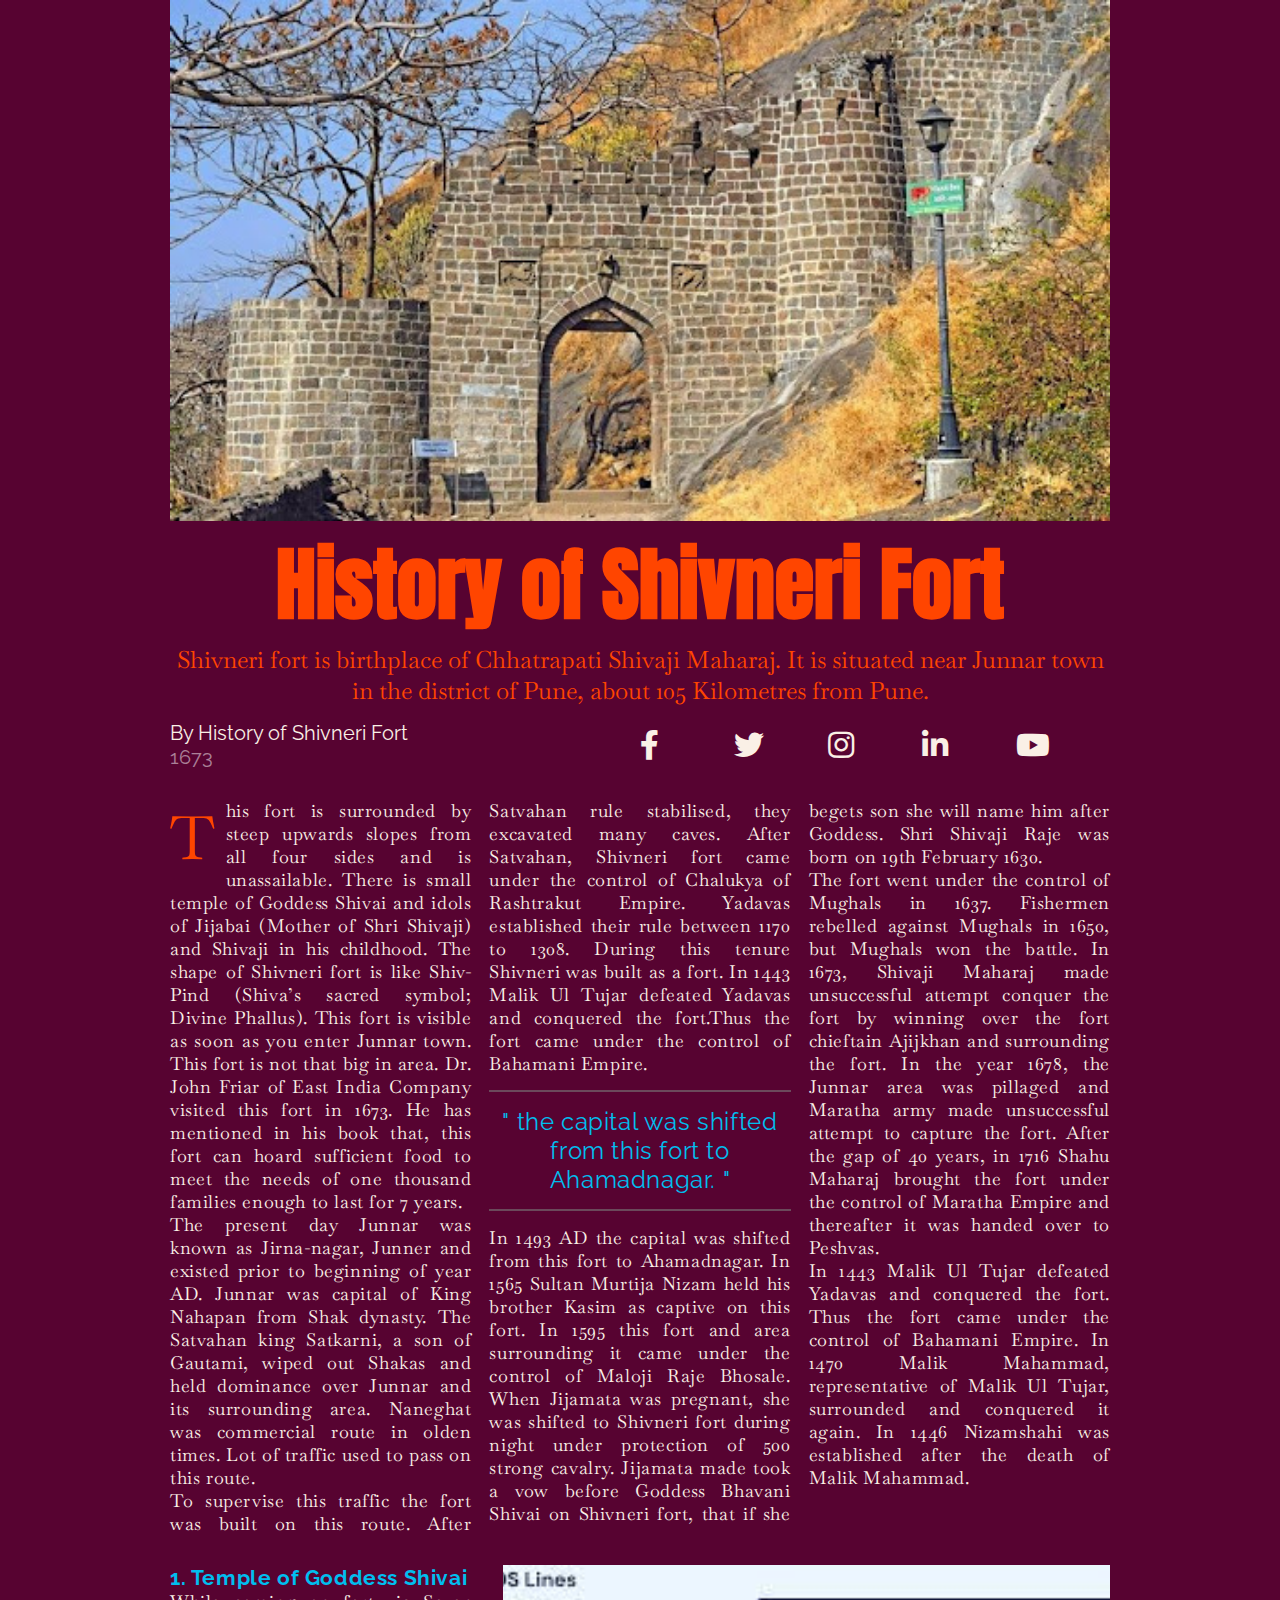
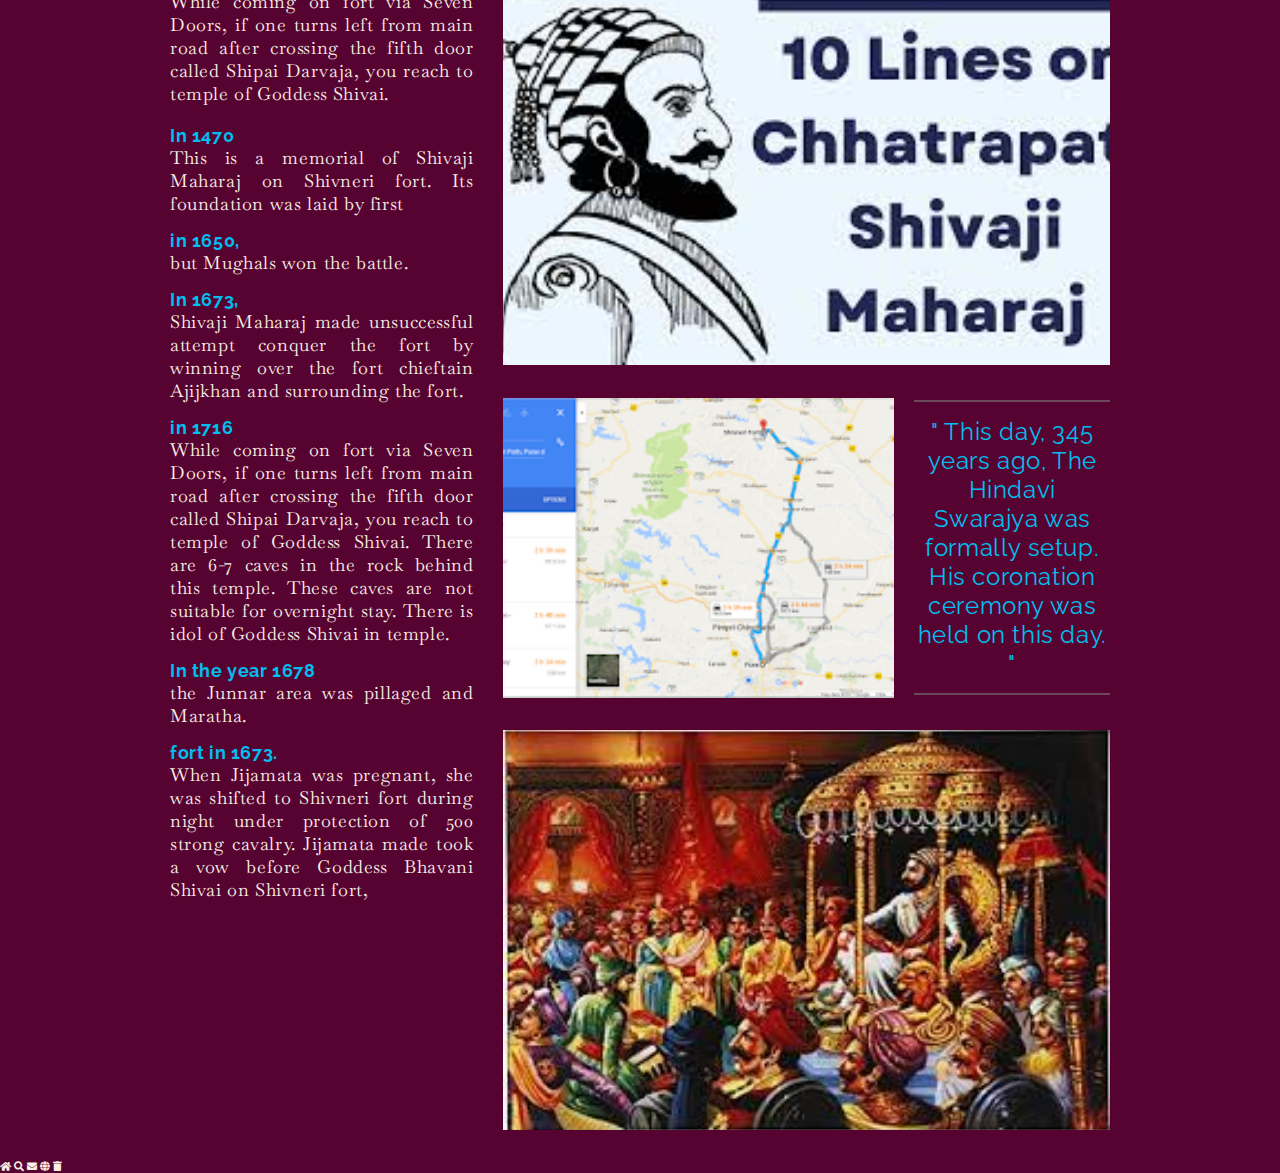
<file: github folder/index.html>
<!DOCTYPE html>
<html lang="en">
  <head>
    <meta charset="UTF-8" />
    <meta name="viewport" content="width=device-width, initial-scale=1.0" />
    <title>Magazine</title>
    <link rel="stylesheet" href="index.css">
    <link
      href="https://fonts.googleapis.com/css?family=Anton%7CBaskervville%7CRaleway&display=swap"
      rel="stylesheet"
    />
    <link
      rel="stylesheet"
      href="https://use.fontawesome.com/releases/v5.8.2/css/all.css"
    />
    
  </head>
  <body>
    <main>
      <section class="heading">
        <header class="hero">
          <img
            src="shivaneri.jpg"
            alt="shivaneri killa"
            loading="lazy"
            class="hero-img"
          />
          <h1 class="hero-title">History of Shivneri Fort</h1>
          <p class="hero-subtitle">
            Shivneri fort is birthplace of Chhatrapati Shivaji Maharaj. It is situated near Junnar
             town in the district of Pune, about 105 Kilometres from Pune.
          </p>
        </header>
        <div class="author">
          <p class="author-name">
            By
            <a href="https://freecodecamp.org" target="_blank" rel="noreferrer"
              >History of Shivneri Fort</a
            >
          </p>
          <p class="publish-date"> 1673</p>
        </div>
        <div class="social-icons">
          <a href="https://www.hindujagruti.org/history/40081.html">
            <i class="fab fa-facebook-f"></i>
          </a>
          <a href="https://www.hindujagruti.org/history/40083.html">
            <i class="fab fa-twitter"></i>
          </a>
          <a href="https://www.hindujagruti.org/history/40075.html">
            <i class="fab fa-instagram"></i>
          </a>
          <a href="https://www.hindujagruti.org/history/40077.html">
            <i class="fab fa-linkedin-in"></i>
          </a>
          <a href="https://www.hindujagruti.org/history/40073.html">
            <i class="fab fa-youtube"></i>
          </a>
        </div>
      </section>
      <section class="text">
        <p class="first-paragraph">
          This fort is surrounded by steep upwards slopes from all four sides
          and is unassailable. There is small temple of Goddess Shivai and idols
          of Jijabai (Mother of Shri Shivaji) and Shivaji in his childhood. The shape 
          of Shivneri fort is like Shiv-Pind (Shiva’s sacred symbol; Divine Phallus).
          This fort is visible as soon as you enter Junnar town.
          This fort is not that big in area. Dr. John Friar of East India Company visited this fort in 1673. He has mentioned in his book that, this fort can hoard sufficient food to
          meet the needs of one thousand families enough to last for 7 years. </p>
        <p>
          The present day Junnar was known as Jirna-nagar, Junner and existed prior
          to beginning of year AD. Junnar was capital of King Nahapan from Shak dynasty.
          The Satvahan king Satkarni, a son of Gautami, wiped out Shakas and held dominance 
          over Junnar and its surrounding area. Naneghat was commercial 
          route in olden times. Lot of traffic used to pass on this route. </p>
        <p>
          To supervise this traffic the fort was built on this route. 
          After Satvahan rule stabilised, they excavated many caves. After Satvahan, 
          Shivneri fort came under the control of Chalukya of Rashtrakut Empire.
          Yadavas established their rule between 1170 to 1308. During this tenure
          Shivneri was built as a fort. In 1443 Malik Ul Tujar defeated Yadavas and
          conquered the fort.Thus the fort came under the control of Bahamani Empire. </p>
        <blockquote>
          <hr />
          <p class="quote">
            the capital was shifted from this fort to Ahamadnagar.
          </p>
          <hr />
        </blockquote>
        <p>
          In 1493 AD the capital was shifted from this fort to Ahamadnagar. In 1565 
          Sultan Murtija Nizam held his brother Kasim as captive on this fort. In 1595 
          this fort and area surrounding it came under the control of Maloji Raje Bhosale. When Jijamata was pregnant, she was shifted to Shivneri fort during night under protection of 500 strong cavalry. Jijamata made took a vow before Goddess Bhavani Shivai on Shivneri fort, that if she begets son she will
           name him after Goddess. Shri Shivaji Raje was born on 19th February 1630. </p>
        <p>
          The fort went under the control of Mughals in 1637. Fishermen rebelled against Mughals in 1650, but Mughals won the battle. In 1673, Shivaji Maharaj made unsuccessful attempt conquer the fort by winning over the fort chieftain Ajijkhan and surrounding the fort. In the year 1678, the Junnar area was pillaged and Maratha army made unsuccessful attempt to capture the fort. After the gap of 40 years, in 1716 Shahu Maharaj brought the fort under
           the control of Maratha Empire and thereafter it was handed over to Peshvas.</p>
        <p>
          In 1443 Malik Ul Tujar defeated Yadavas and conquered the fort. Thus the fort came under the control of Bahamani Empire. In 1470 Malik Mahammad, representative of Malik Ul Tujar, surrounded and conquered it again.
           In 1446 Nizamshahi was established after the death of Malik Mahammad.</p>
      </section>
      <section class="text text-with-images">
        <article class="brief-history">
          <h3 class="list-title">1. Temple of Goddess Shivai</h3>
          <p>While coming on fort via Seven Doors, if one turns left from main road after crossing the fifth door called Shipai Darvaja, 
          you reach to temple of Goddess Shivai. </p>
          <ul class="lists">
            <li>
              <h4 class="list-subtitle"> In 1470</h4>
              <p>
                This is a memorial of Shivaji Maharaj on Shivneri fort. Its foundation was laid by first 
              </p>
            </li>
            <li>
              <h4 class="list-subtitle">in 1650, </h4>
              <p>but Mughals won the battle.</p>
            </li>
            <li>
              <h4 class="list-subtitle"> In 1673,</h4>
              <p>
                Shivaji Maharaj made unsuccessful attempt conquer the fort by winning over the fort chieftain Ajijkhan and surrounding the fort.
              </p>
            </li>
            <li>
              <h4 class="list-subtitle">in 1716</h4>
              <p>
                While coming on fort via Seven Doors, if one turns left from main 
                road after crossing the fifth door called Shipai Darvaja, you reach 
                to temple of Goddess Shivai. There are 6-7 caves in the rock behind this
                 temple. These caves are not suitable for overnight stay. There is idol of 
                 Goddess Shivai in temple.

              </p>
            </li>
            <li>
              <h4 class="list-subtitle"> In the year 1678</h4>
              <p>the Junnar area was pillaged and Maratha.</p>
            </li>
            <li>
              <h4 class="list-subtitle"> fort in 1673.</h4>
              <p>
                When Jijamata was pregnant, she was shifted to Shivneri fort during night 
                under protection of 500 strong cavalry.
                 Jijamata made took a vow before Goddess Bhavani Shivai on Shivneri fort,</p>
            </li>
          </ul>
        </article>
        <aside class="image-wrapper">
          <img
            src="text.jpg" alt="image of the quote machine project"
            loading="lazy"
            class="image-1"
            width="600"
            height="400"
          />
          <img
            src="map.png"
            alt="map"
            loading="lazy"
            class="image-2"
            width="300"
            height="300"
          />
          <blockquote class="image-quote">
            <hr />
            <p class="quote">
              This day, 345 years ago, The Hindavi Swarajya was formally setup. His coronation ceremony was held on this day. 
            </p>
            <hr />
          </blockquote>
          <img
            src="raje.jpg"
            alt="raje"
            loading="lazy"
            class="image-3"
            width="400"
            height="400"
          />
        </aside>
      </section>
    </main>
  </body>
</html>
    <div class="icon-bar">
      <a class="active" href="#"><i class="fa fa-home"></i></a>
      <a href="#"><i class="fa fa-search"></i></a>
      <a href="#"><i class="fa fa-envelope"></i></a>
      <a href="#"><i class="fa fa-globe"></i></a>
      <a href="#"><i class="fa fa-trash"></i></a>
    </div>
  </body>
</html>
</file>
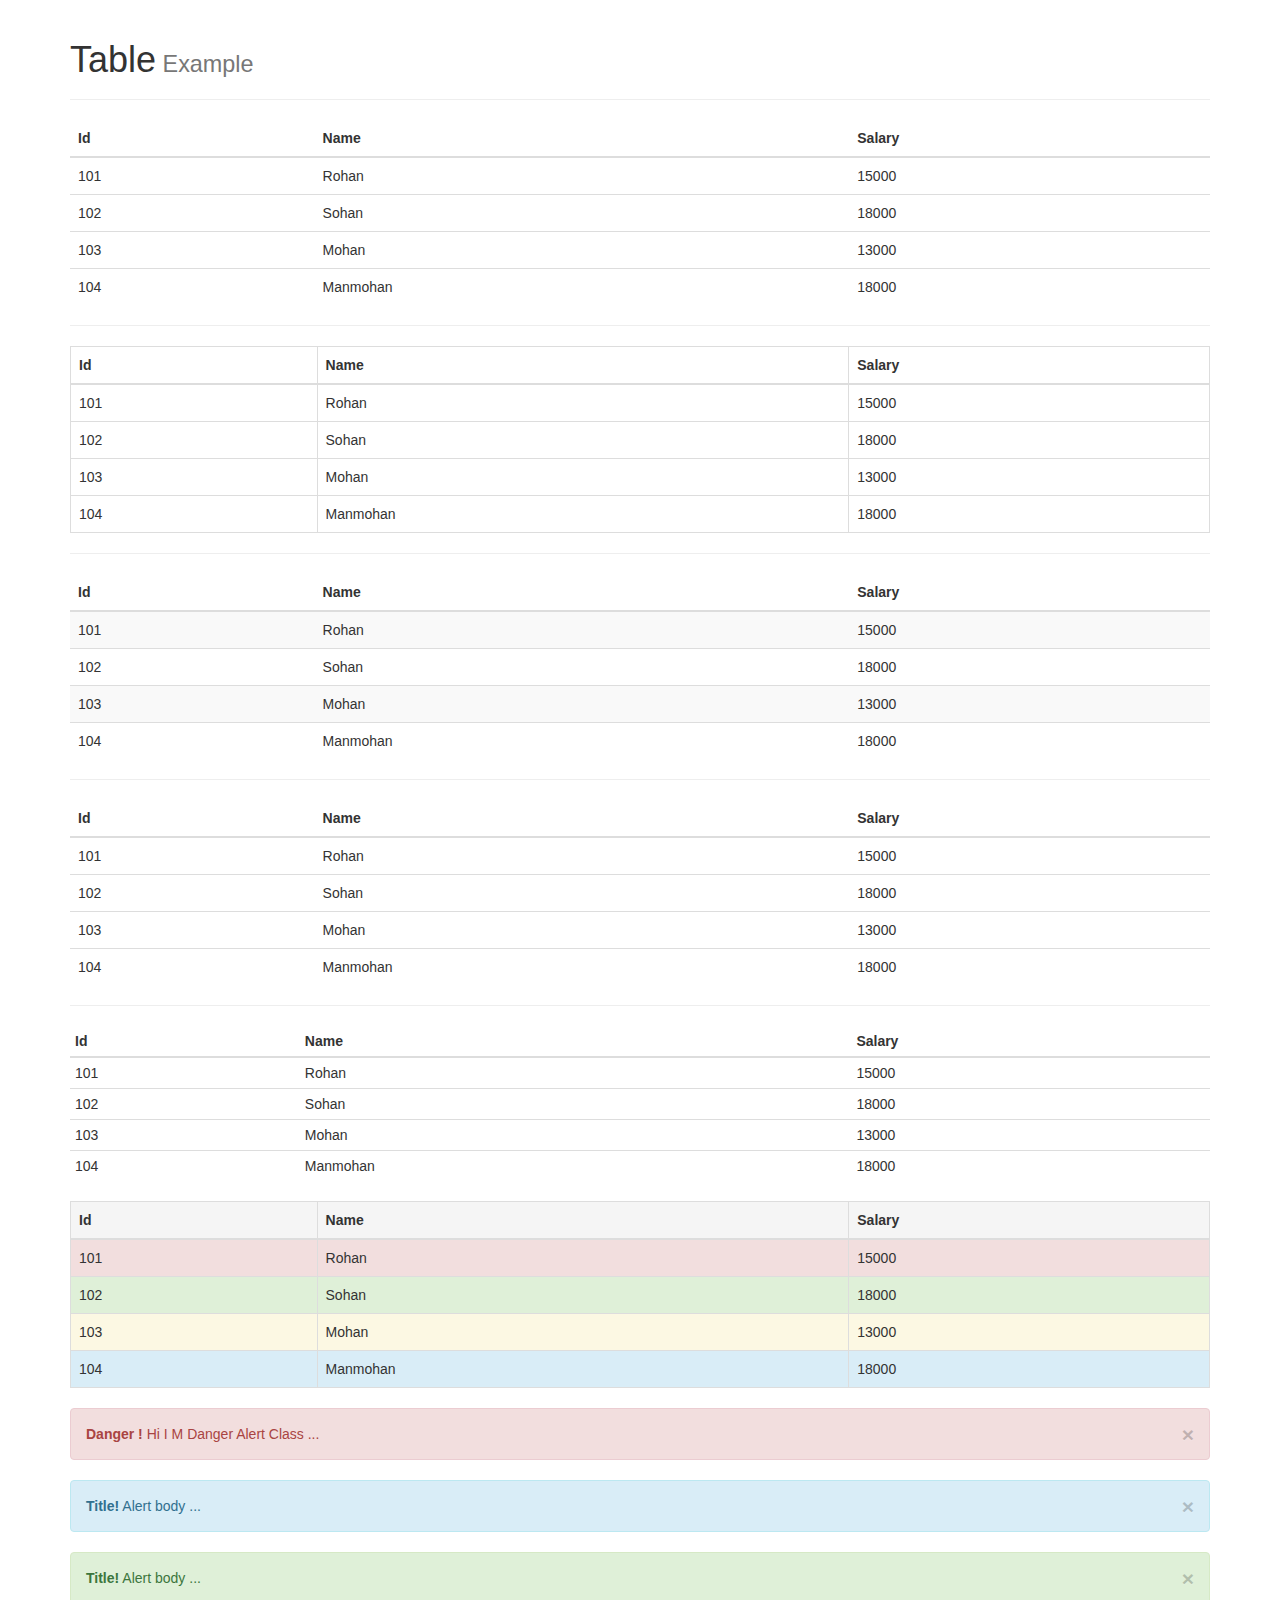
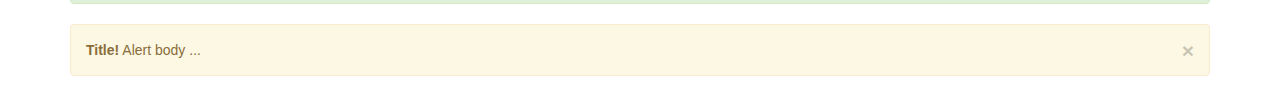
<file: github folder/booot3.html>
<!DOCTYPE html>
<html lang="en">
<head>
    <meta charset="UTF-8">
    <meta name="viewport" content="width=device-width, initial-scale=1.0">
    <title>Document</title>

        <!-- Bootstrap CSS -->
        <link href="https://maxcdn.bootstrapcdn.com/bootstrap/3.3.7/css/bootstrap.min.css" rel="stylesheet">

        <!-- HTML5 Shim and Respond.js IE8 support of HTML5 elements and media queries -->
        <!-- WARNING: Respond.js doesn't work if you view the page via file:// -->
        <!--[if lt IE 9]>
            <script src="https://oss.maxcdn.com/libs/html5shiv/3.7.3/html5shiv.js"></script>
            <script src="https://oss.maxcdn.com/libs/respond.js/1.4.2/respond.min.js"></script>
        <![endif]-->
    </head>
    <body>
        
        <div class="container">
            
            <div class="page-header">
              <h1>Table<small> Example</small></h1>
            </div>
            
        </div>
        
        <div class="container">
            
            <table class="table table-hover">
                <thead>
                    <tr>
                        <th>Id</th>
                        <th>Name</th>
                        <th>Salary</th>
                    </tr>
                </thead>
                <tbody>
                    <tr>
                        <td>101</td>
                        <td>Rohan</td>
                        <td>15000</td>
                    </tr>
                    <tr>
                        <td>102</td>
                        <td>Sohan</td>
                        <td>18000</td>
                    </tr>
                    <tr>
                        <td>103</td>
                        <td>Mohan</td>
                        <td>13000</td>
                    </tr>
                    <tr>
                        <td>104</td>
                        <td>Manmohan</td>
                        <td>18000</td>
                    </tr>
                </tbody>
            </table>

            <hr>

            <table class="table table-bordered">
                <thead>
                    <tr>
                        <th>Id</th>
                        <th>Name</th>
                        <th>Salary</th>
                    </tr>
                </thead>
                <tbody>
                    <tr>
                        <td>101</td>
                        <td>Rohan</td>
                        <td>15000</td>
                    </tr>
                    <tr>
                        <td>102</td>
                        <td>Sohan</td>
                        <td>18000</td>
                    </tr>
                    <tr>
                        <td>103</td>
                        <td>Mohan</td>
                        <td>13000</td>
                    </tr>
                    <tr>
                        <td>104</td>
                        <td>Manmohan</td>
                        <td>18000</td>
                    </tr>
                </tbody>
            </table>

            <hr>

            <table class="table table-striped">
                <thead>
                    <tr>
                        <th>Id</th>
                        <th>Name</th>
                        <th>Salary</th>
                    </tr>
                </thead>
                <tbody>
                    <tr>
                        <td>101</td>
                        <td>Rohan</td>
                        <td>15000</td>
                    </tr>
                    <tr>
                        <td>102</td>
                        <td>Sohan</td>
                        <td>18000</td>
                    </tr>
                    <tr>
                        <td>103</td>
                        <td>Mohan</td>
                        <td>13000</td>
                    </tr>
                    <tr>
                        <td>104</td>
                        <td>Manmohan</td>
                        <td>18000</td>
                    </tr>
                </tbody>
            </table>

            <hr>

            <table class="table">
                <thead>
                    <tr>
                        <th>Id</th>
                        <th>Name</th>
                        <th>Salary</th>
                    </tr>
                </thead>
                <tbody>
                    <tr>
                        <td>101</td>
                        <td>Rohan</td>
                        <td>15000</td>
                    </tr>
                    <tr>
                        <td>102</td>
                        <td>Sohan</td>
                        <td>18000</td>
                    </tr>
                    <tr>
                        <td>103</td>
                        <td>Mohan</td>
                        <td>13000</td>
                    </tr>
                    <tr>
                        <td>104</td>
                        <td>Manmohan</td>
                        <td>18000</td>
                    </tr>
                </tbody>
            </table>


            <hr>

            <table class="table table-condensed">
                <thead>
                    <tr>
                        <th>Id</th>
                        <th>Name</th>
                        <th>Salary</th>
                    </tr>
                </thead>
                <tbody>
                    <tr>
                        <td>101</td>
                        <td>Rohan</td>
                        <td>15000</td>
                    </tr>
                    <tr>
                        <td>102</td>
                        <td>Sohan</td>
                        <td>18000</td>
                    </tr>
                    <tr>
                        <td>103</td>
                        <td>Mohan</td>
                        <td>13000</td>
                    </tr>
                    <tr>
                        <td>104</td>
                        <td>Manmohan</td>
                        <td>18000</td>
                    </tr>
                </tbody>
            </table>

            <table class="table table-hover table-bordered table-striped">
                <thead>
                    <tr class="active">
                        <th>Id</th>
                        <th>Name</th>
                        <th>Salary</th>
                    </tr>
                </thead>
                <tbody>
                    <tr class="danger">
                        <td>101</td>
                        <td>Rohan</td>
                        <td>15000</td>
                    </tr>
                    <tr class="success">
                        <td>102</td>
                        <td>Sohan</td>
                        <td>18000</td>
                    </tr>
                    <tr class="warning">
                        <td>103</td>
                        <td>Mohan</td>
                        <td>13000</td>
                    </tr>
                    <tr class="info">
                        <td>104</td>
                        <td>Manmohan</td>
                        <td>18000</td>
                    </tr>
                </tbody>
            </table>
            
        </div>

        
        <div class="container">
            
            <div class="alert alert-danger">
                <button type="button" class="close" data-dismiss="alert" aria-hidden="true">&times;</button>
                <strong>Danger !</strong> Hi I M Danger Alert Class ...
            </div>

            
            <div class="alert alert-info">
                <button type="button" class="close" data-dismiss="alert" aria-hidden="true">&times;</button>
                <strong>Title!</strong> Alert body ...
            </div>

            
            <div class="alert alert-success">
                <button type="button" class="close" data-dismiss="alert" aria-hidden="true">&times;</button>
                <strong>Title!</strong> Alert body ...
            </div>

            
            <div class="alert alert-warning">
                <button type="button" class="close" data-dismiss="alert" aria-hidden="true">&times;</button>
                <strong>Title!</strong> Alert body ...
            </div>
            
            
            
            
        </div>
        
        
        

        <!-- jQuery -->
        <script src="https://ajax.googleapis.com/ajax/libs/jquery/1.12.4/jquery.min.js"></script>
        <!-- Bootstrap JavaScript -->
        <script src="https://maxcdn.bootstrapcdn.com/bootstrap/3.3.7/js/bootstrap.min.js"></script>
    </body>
</html>
</head>
<body>
    
</body>
</html>
</file>
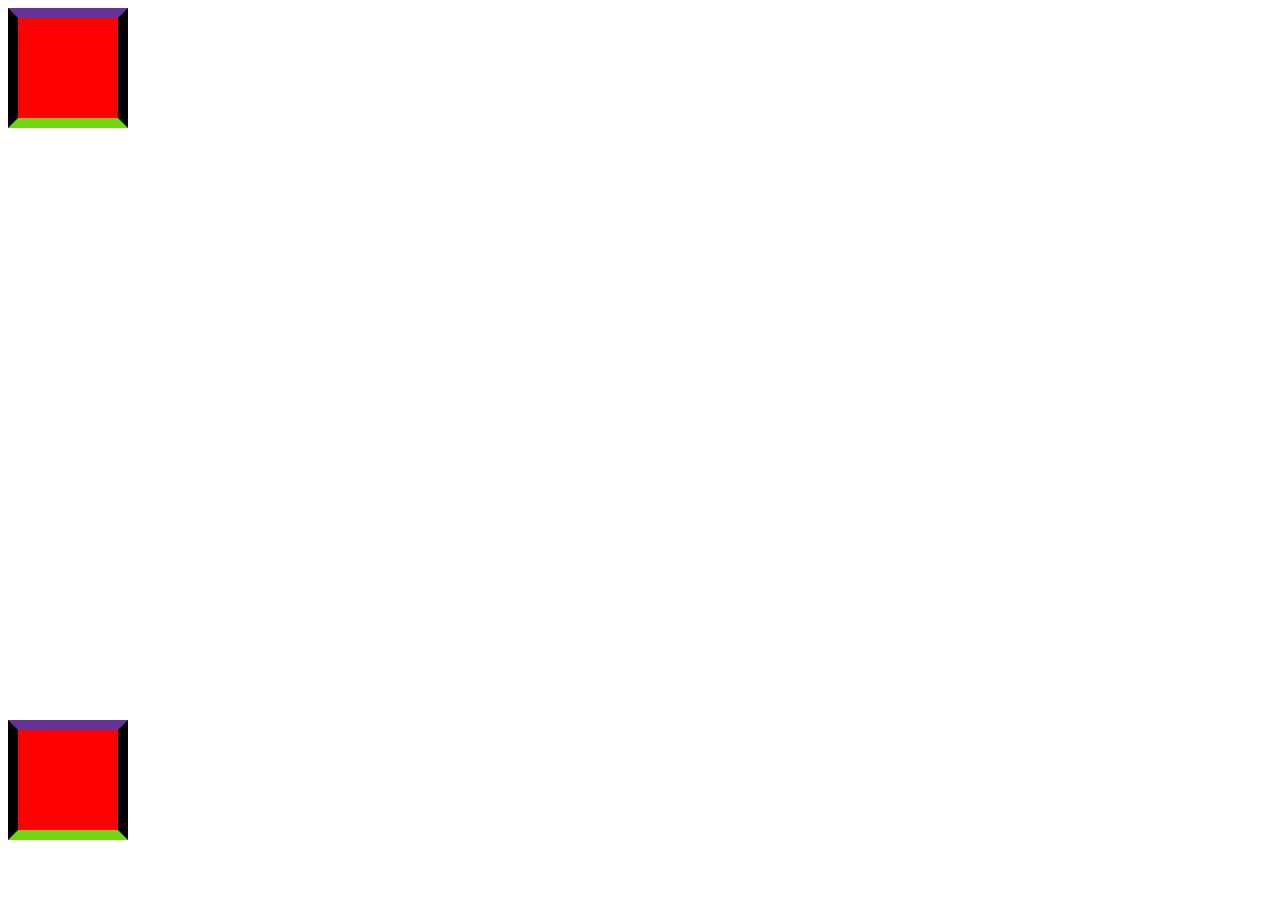
<file: github folder/cssex12 (1).html>
<!DOCTYPE html>
<html lang="en">
<head>
    <meta charset="UTF-8">
    <meta name="viewport" content="width=device-width, initial-scale=1.0">
    <title>Document</title>
    <style>
        #d1{
            position: absolute;
            width: 100px;
            height: 100px;
            background-color: red;
            animation: a1 10s;
            animation-iteration-count: infinite;
            animation-direction: alternate-reverse;
            animation-timing-function: linear;
            border: 10px solid;
            border-top-color: rebeccapurple;
            
            border-bottom-color: rgb(113, 214, 18);
        }
        #d2{
            position: absolute;
            width: 100px;
            height: 100px;
            top: 80%;
            background-color: red;
            animation: a1 3s;
            animation-iteration-count: infinite;
            animation-direction: alternate;
            animation-timing-function: linear;
            border: 10px solid;
            border-top-color: rebeccapurple;
            border-bottom-color: rgb(113, 214, 18);
        }

        @keyframes a1 {
            0%{
                background-color: red;
                border-radius: 0px;
                left: 0%;
                transform: rotate(0deg);
            }
            50%{
                background-color: blue;
                border-radius: 360px;
                left: 50%;
                transform: rotate(360deg);
            }

            100%{
                background-color: green;
                border-radius: 0px;
                left: 90%;
                transform: rotate(0deg);
            }
        }
    </style>
</head>
<body>
    <div id="d1">

    </div> 
    <div id="d2">

    </div>     
</body>
</html>
</file>
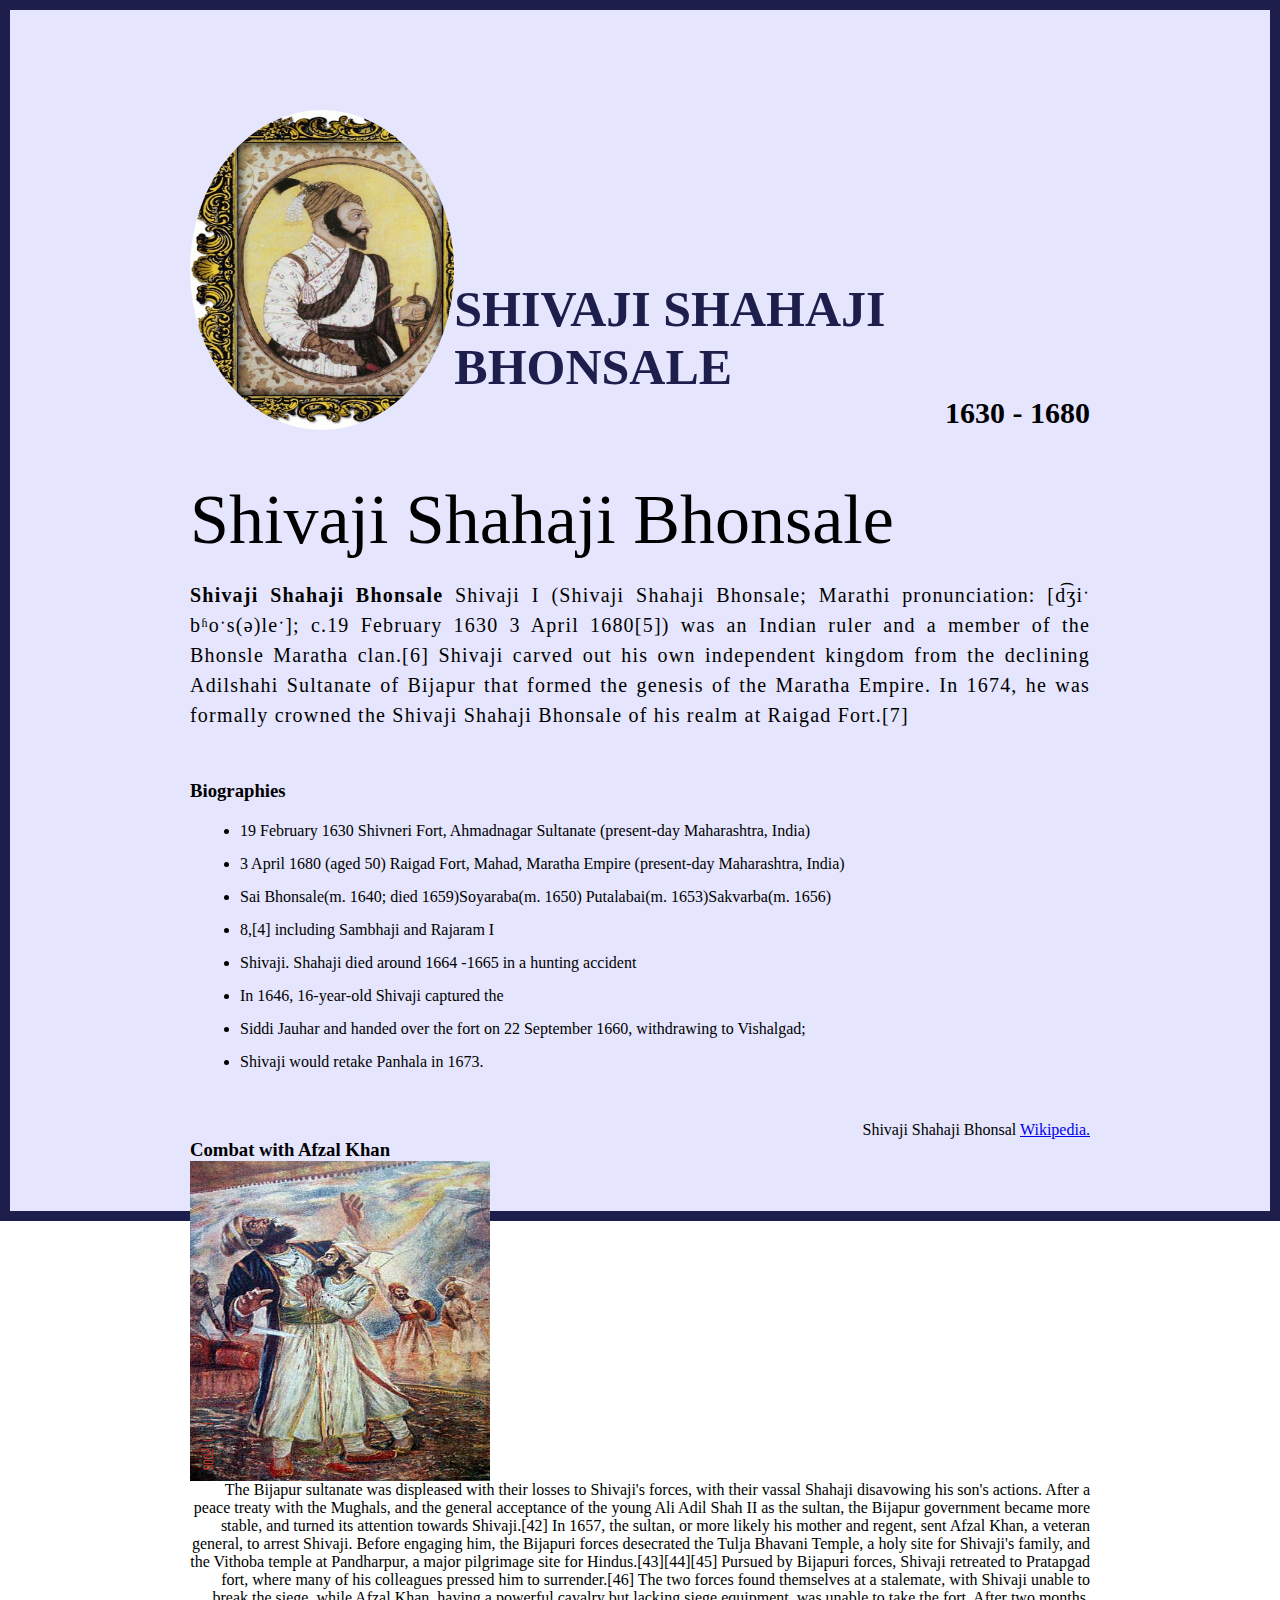
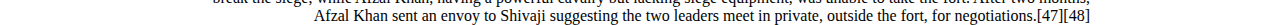
<file: github folder/index1.html>
<!DOCTYPE html>
<html lang="en">
  <head>
    <meta charset="UTF-8" />

    <meta http-equiv="X-UA-Compatible" content="IE=edge" />

    <meta name="viewport" content="width=device-width, initial-scale=1.0" />
    <title>Shivaji Shahaji Bhonsale</title>
    <link rel="stylesheet" href="index1.css" />
  </head>
  <body>
    <div class="container">
      <div class="content">
        <section class="top_section">
          <div class="image_container">
            <img src="Shivaji_Maharaj 1.jpg" alt="tribute" />
          </div>
          <div>
            <h1>Shivaji Shahaji Bhonsale</h1>
            <h4>1630 - 1680</h4>
          </div>
        </section>
        <section class="about_section">
          <h2>Shivaji Shahaji Bhonsale</h2>
          <p>
            <b>Shivaji Shahaji Bhonsale</b> Shivaji I (Shivaji Shahaji Bhonsale;
            Marathi pronunciation: [d͡ʒiˑ bʱoˑs(ə)leˑ]; c.19 February 1630 3
            April 1680[5]) was an Indian ruler and a member of the Bhonsle
            Maratha clan.[6] Shivaji carved out his own independent kingdom from
            the declining Adilshahi Sultanate of Bijapur that formed the genesis
            of the Maratha Empire. In 1674, he was formally crowned the Shivaji
            Shahaji Bhonsale of his realm at Raigad Fort.[7]
          </p>
        </section>

        <section class="biography_section">
          <h3>Biographies</h3>
          <ul>
            <li>
              19 February 1630 Shivneri Fort, Ahmadnagar Sultanate (present-day
              Maharashtra, India)
            </li>
            <li>
              3 April 1680 (aged 50) Raigad Fort, Mahad, Maratha Empire
              (present-day Maharashtra, India)
            </li>
            <li>
              Sai Bhonsale(m. 1640; died 1659)Soyaraba(m. 1650) Putalabai(m.
              1653)Sakvarba(m. 1656)
            </li>
            <li>8,[4] including Sambhaji and Rajaram I</li>
            <li>
              Shivaji. Shahaji died around 1664 -1665 in a hunting accident
            </li>
            <li>In 1646, 16-year-old Shivaji captured the</li>
            <li>
              Siddi Jauhar and handed over the fort on 22 September 1660,
              withdrawing to Vishalgad;
            </li>
            <li>Shivaji would retake Panhala in 1673.</li>
          </ul>
        </section>
        <footer>
          <p>
            Shivaji Shahaji Bhonsal
            <a href="https://en.wikipedia.org/wiki/Shivaji">Wikipedia.</a>
          </p>
          <div class="div">
            <h3>Combat with Afzal Khan</h3>
            <img src="shivaji.jpg" alt="" style="float: left;"/>
          </div>
          <p style="float: right;">
            The Bijapur sultanate was displeased with their losses to Shivaji's
            forces, with their vassal Shahaji disavowing his son's actions.
            After a peace treaty with the Mughals, and the general acceptance of
            the young Ali Adil Shah II as the sultan, the Bijapur government
            became more stable, and turned its attention towards Shivaji.[42] In
            1657, the sultan, or more likely his mother and regent, sent Afzal
            Khan, a veteran general, to arrest Shivaji. Before engaging him, the
            Bijapuri forces desecrated the Tulja Bhavani Temple, a holy site for
            Shivaji's family, and the Vithoba temple at Pandharpur, a major
            pilgrimage site for Hindus.[43][44][45] Pursued by Bijapuri forces,
            Shivaji retreated to Pratapgad fort, where many of his colleagues
            pressed him to surrender.[46] The two forces found themselves at a
            stalemate, with Shivaji unable to break the siege, while Afzal Khan,
            having a powerful cavalry but lacking siege equipment, was unable to
            take the fort. After two months, Afzal Khan sent an envoy to Shivaji
            suggesting the two leaders meet in private, outside the fort, for
            negotiations.[47][48]
          </p>
        </footer>
      </div>
    </div>
  </body>
</html>
</file>
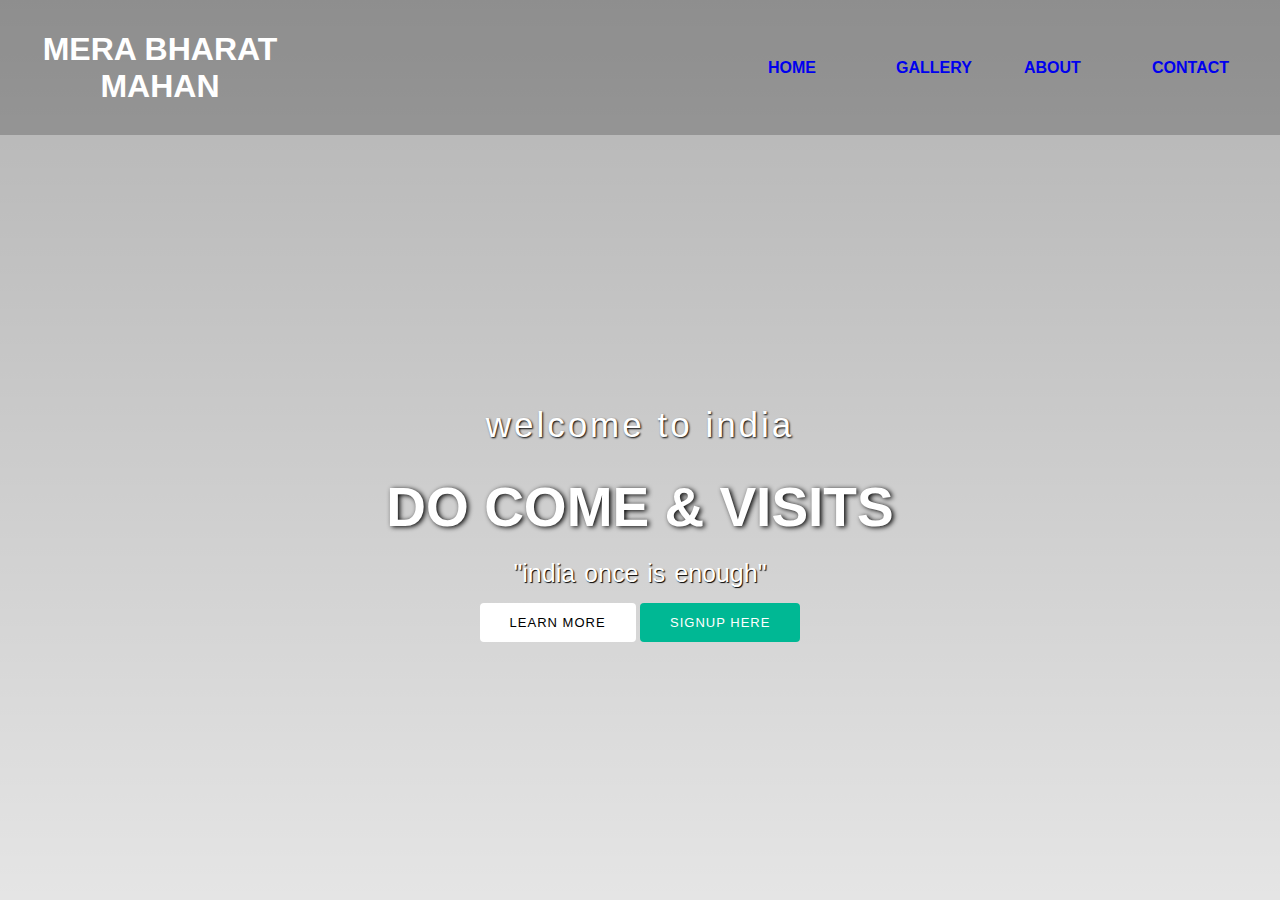
<file: github folder/index3.html>
<!DOCTYPE html>
<html lang="en">
  <head>
    <meta charset="UTF-8" />
    <meta name="viewport" content="width=device-width, initial-scale=1.0" />
    <title>Document</title>
    <link rel="stylesheet" href="index3.css" />
    <link
      href="https://fonts.googleapis.com/css?family=Josefin+Sans&displ ay-swap"
      rel="stylesheet"
    />
    <link
      rel="stylesheet"
      href="https://cdnjs.cloudflare.com/ajax/libs/animate.css/3.7.2/animate.min.css"
    />
  </head>
  <body>
    <header>
      <nav>
        <div class="logo">
          <h1 class="animated infinite heartBeat">mera bharat mahan</h1>
        </div>
        <div class="menu">
          <a href="https://www.youtube.com/watch?v=446IV6R8txc">home</a>
          <a href="https://www.imagesbazaar.com/">gallery</a>
          <a href="https://github.com/suraj600518/kale">about</a>
          <a href="https://www.kotak.com/en/customer-service/contact-us.html"
            >contact</a
          >
        </div>
      </nav>
      <main>
        <section>
          <h3>welcome to india</h3>
          <h1>DO COME & VISITS <span class="change_content"></span></h1>
          <p>"india once is enough"</p>
          <a href="#" class="btnone">learn more</a>
          <a href="#" class="btntwo">signup here</a>
        </section>
      </main>
    </header>
  </body>
</html>
</file>
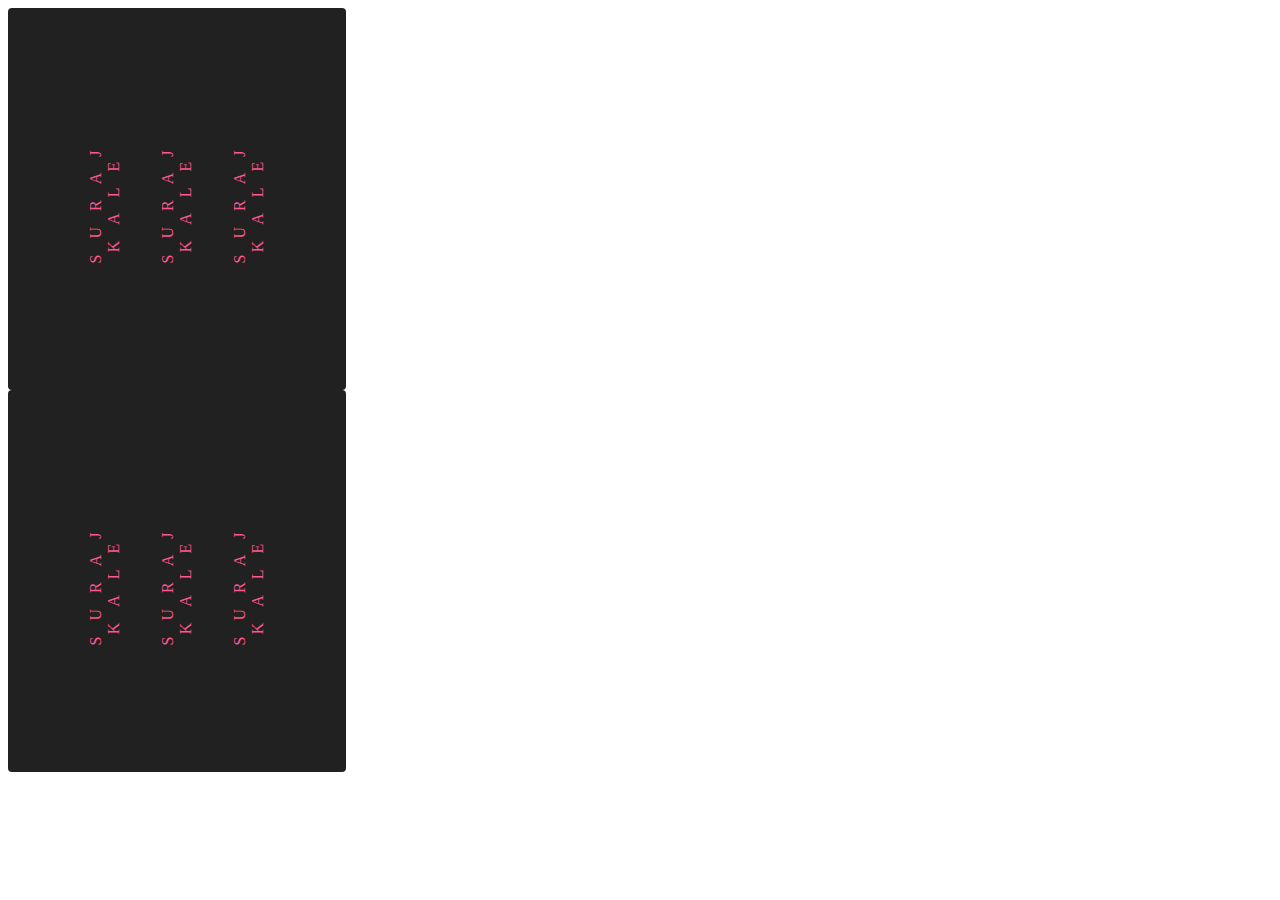
<file: github folder/index4.html>
<!DOCTYPE html>
<html lang="en">
<head>
    <meta charset="UTF-8">
    <meta name="viewport" content="width=device-width, initial-scale=1.0">
    <title>Document</title>
    <style>
        .card{
            width: 210px;
            height: 254px;
            border-radius: 4px;
            background: #212121;
            display: flex;
            gap: 5px;
            padding: 4em;
        }
        .card p span{
            min-width: 14em;
            padding: 5em;
            text-align: center;
            transform: rotate(-90deg);
            transition: all .5s;
            text-transform: uppercase;
            color: #ff568e;
            letter-spacing: 1em;

        }
       .card p{
        width: 100px;
        flex: 1;
        overflow: hidden;
        cursor: pointer;
        border-radius: 2px;
        transition: all .5s;
        background: #212121;
        display: flex;
        justify-content: center;
        align-items: center;
       }
       .card p:hover{
        flex: 4;
       }
       .card p:hover span{
        transform: rotate(0);
       }
      
    </style>
</head>
<body>
  <div class="card">
 <p><span>Suraj kale</span></p>
 <p><span>Suraj kale</span></p>
 <p><span>Suraj kale</span></p>
  </div>
  <div class="card">
    <p><span>Suraj kale</span></p>
    <p><span>Suraj kale</span></p>
    <p><span>Suraj kale</span></p>
     </div>
</body>
</html>
</file>
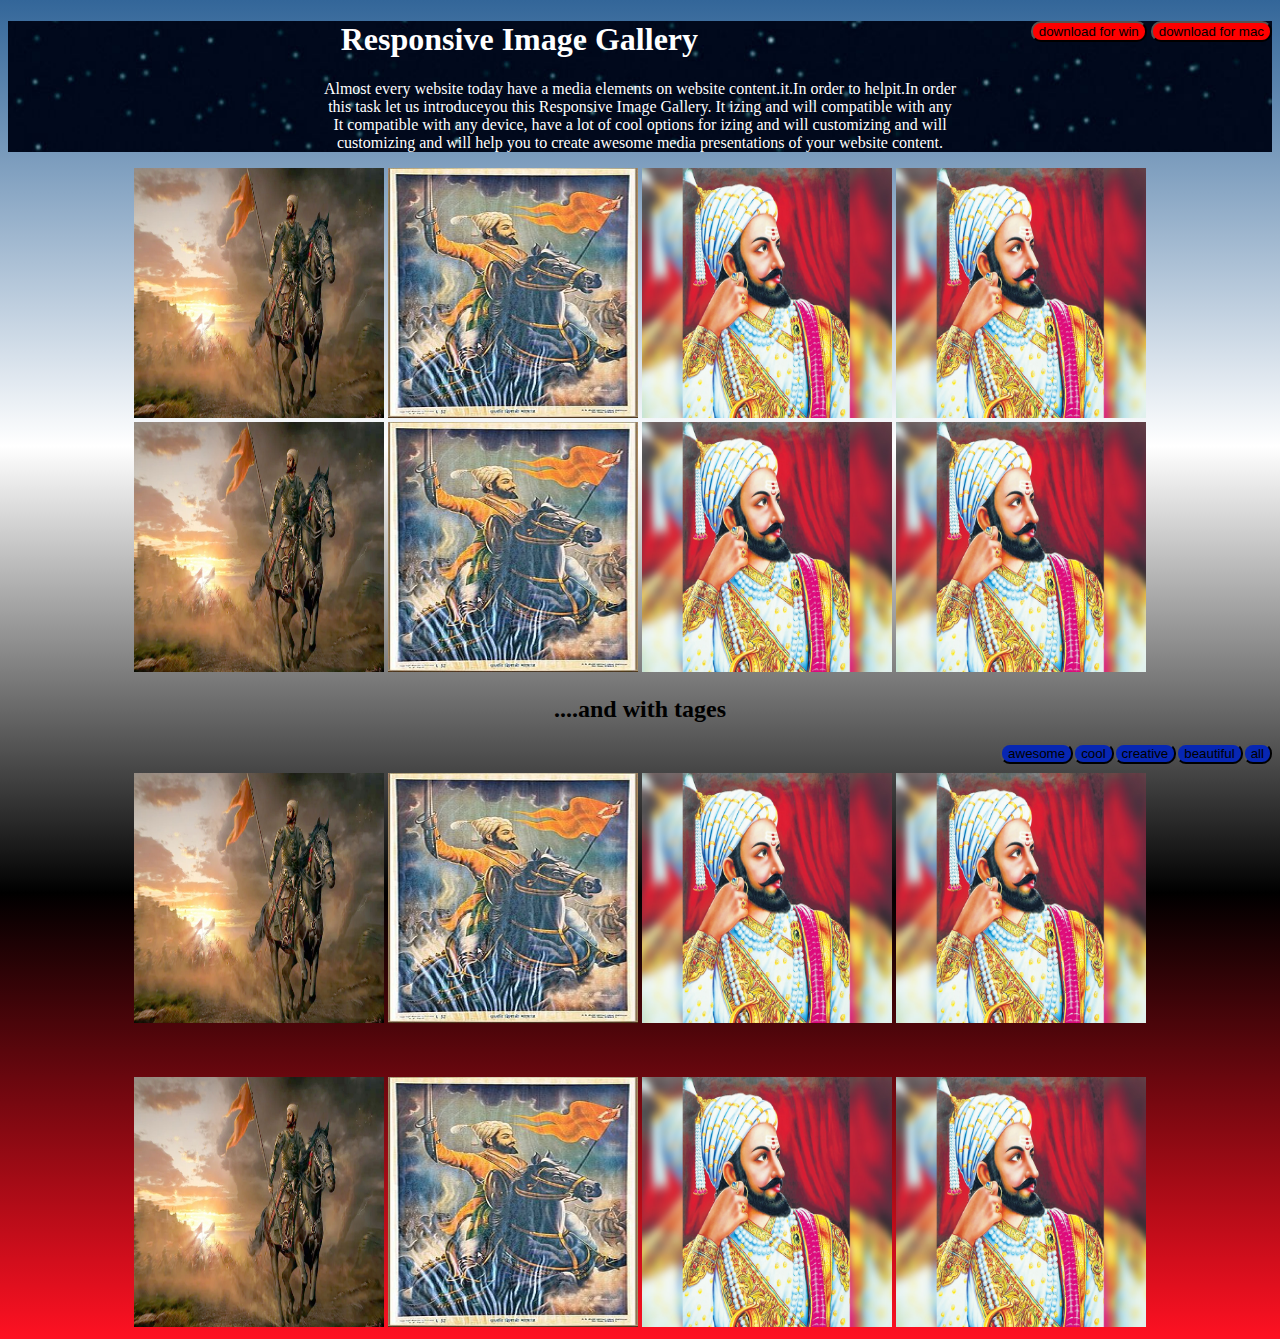
<file: github folder/page1.html>
<!DOCTYPE html>
<html lang="en">
  <head>
    <meta charset="UTF-8" />
    <meta name="viewport" content="width=device-width, initial-scale=1.0" />
    <title>Document</title>
    <style>
      body {
        background: linear-gradient(#369,#fff,#000,#f12);
      }
      .suraj {
        float: right;
      }
      button {
        background-color: red;
        border-radius: 10px;
      }
      .kale{
      text-align: center;
      background-image: url(imges/kkkk.jpg);
      color: #fff;
     
      }
    
      h2{
        text-align: center;
      }
      .conter{
      text-align: center;
      }
      .conter1{
      text-align: center;
      margin-top: 50px;
      }
     nav{
        float: right;
    
     }
     nav a{
    font-size: 40px;
     }
     .menu button{
        float: right;
        background-color: rgb(7, 39, 179);
     }
    </style>
  </head>
  <body>
    <div class="suraj">
      <button>download for win</button>
      <button>download for mac</button>
    </div>
    <div class="kale">
      <h1>Responsive Image Gallery</h1>
      <p>
        Almost every website today have a media elements on website content.it.In order to helpit.In order <br> 
        this task let us introduceyou this Responsive Image Gallery. It izing and will compatible with any <br>
        It compatible with any device, have a lot of cool options for   izing and will customizing and will<br> 
        customizing and will help you to create awesome media presentations of your website content.
        
      </p>
    </div>
    <div class="conter">
        <img src="imges/shivaji-maharaj.jpg" alt="" width="250px" height="250px">
        <img src="imges/Maharaj.jpg" alt="" width="250px" height="250px">
        <img src="imges/raje.jpg" alt=""width="250px" height="250px">
        <img src="imges/raje.jpg" alt=""width="250px" height="250px">
    </div>
    <div class="conter">
        <img src="imges/shivaji-maharaj.jpg" alt="" width="250px" height="250px">
        <img src="imges/Maharaj.jpg" alt="" width="250px" height="250px">
        <img src="imges/raje.jpg" alt=""width="250px" height="250px">
        <img src="imges/raje.jpg" alt=""width="250px" height="250px">
    </div>
    <h2>....and with tages</h2>
    <div class="menu">
     <button>all</button>
     <button>beautiful</button>
     <button>creative</button>
     <button>cool</button>
     <button>awesome</button>
    </div>
    <div class="conter1">
        <img src="imges/shivaji-maharaj.jpg" alt="" width="250px" height="250px">
        <img src="imges/Maharaj.jpg" alt="" width="250px" height="250px">
        <img src="imges/raje.jpg" alt=""width="250px" height="250px">
        <img src="imges/raje.jpg" alt=""width="250px" height="250px">
    </div>
    <div class="conter1">
        <img src="imges/shivaji-maharaj.jpg" alt="" width="250px" height="250px">
        <img src="imges/Maharaj.jpg" alt="" width="250px" height="250px">
        <img src="imges/raje.jpg" alt=""width="250px" height="250px">
        <img src="imges/raje.jpg" alt=""width="250px" height="250px">
    </div>
  </body>
</html>
</file>
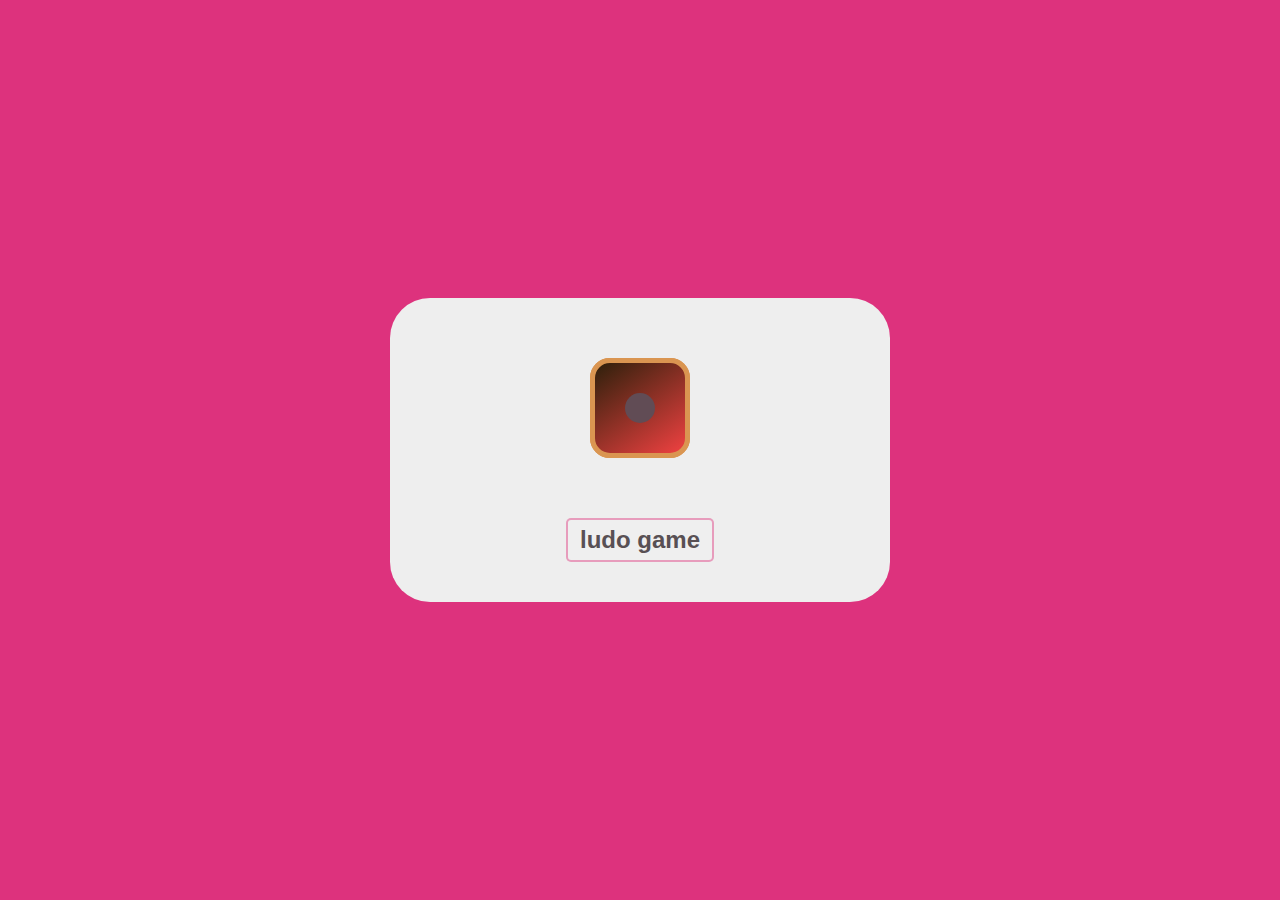
<file: github folder/Roll Dice.html>
<!DOCTYPE html>
<html lang="en">
<head>
    <meta charset="UTF-8">
    <meta name="viewport" content="width=device-width, initial-scale=1.0">
    <title>Document</title>
    <style>
        *{
            margin: 0;
            padding: 0;
            box-sizing: border-box;
            font-family: sans-serif;
            border: 0;
            outline: 0;
        }
        body{
            width: 100%;
            display: flex;
            justify-content: center;
            align-items: center;
            min-height: 100vh;
            background: rgba(221,50,125);
        }
        .container{
            display: grid;
            place-items: center;
            width: 500px;
            background: #eee;
            padding: 60px 0 40px;
            border-radius: 40px;
            box-shadow: rgba(0, 0,0,0.1);
        }
        .dice{
            position: relative;
            width: 100px;
            height: 100px;
            transform-style: preserve-3d;
            transform: rotateX(45deg) rotateY(45deg);
           /* animation: rolling 4s ;*/
        }
        @keyframes rolling{
            50%{
                transform: rotateX(555deg) rotateY(555deg);
            }
        }
        .face{
            position: absolute;
            width: 100%;
            height: 100%;
            border: 5px solid#da9551;
            border-radius: 20px;
            background: linear-gradient(145deg,#2e200b,#f04141);
            transform-style: preserve-3d;
        }
        .face::before{
            content: '';
            position: absolute;
            width: 100%;
            height: 100%;
            border-radius: 20px;
            background: #f6f3f0;
            transform: translateZ(-1px);
        }
        .face::after{
            content: '';
            position: absolute;
            left: 50%;
            top: 50%;
            background: black;
            width: 18px;
            height: 18px;
            border-radius: 50%;
        }
        .font{
            transform: translateZ(50px);
        }
        .back{
            transform: rotateX(180deg) translateZ(50px);
        }
        .top{
            transform: rotateX(90deg) translateZ(50px);
            
        }
        .bottom{
            transform: rotateX(-90deg) translateZ(50px);
        }
        .right{
            transform: rotateY(90deg) translateZ(50px);
        }
        .left{
            transform: rotateY(-90deg) translateZ(50px);
        } 
        /* I Will delete this , just for testing */
        .dice{
            transform: rotateX(0deg) rotateY(0deg);
        }
        .font::after{
            width: 30px;
            height: 30px;
            background: rgb(97, 76, 85);
            margin: -15px 0 0 -15px;
        }
        .back::after{
            margin: -35px 0 0 -30px;
            box-shadow: 40px 0, 0 25px,40px 25px,0 50px,40px 50px;
        }
        .top::after{
            margin: -30px 0 0 -30px;
            box-shadow: 40px 40px;

        }
        .bottom::after{
            margin: -36px 0 0 -36px;
            box-shadow: 26px 26px,52px 52px,52px 0,0 52px;
        }
        .right::after{
            margin: -30px 0 0 -30px;
            box-shadow: 40px 0,0 40px,40px 40px;
        }
        .left::after{
            margin: -35px 0 0 -35px;
            box-shadow: 25px 25px,50px 50px;
        }
        .roll{
            color: rgb(88, 80, 84);
            margin-top: 60px;
            padding: 6px 12px;
            border-radius: 5px;
            font-size: 16px;
            font-weight: 600;
            border: 2px solid  rgba(221, 50, 124, 0.438);
            cursor: pointer;
        }
        .roll:hover{
            background-color: rgb(54, 19, 40);
            color: white;
        }
    </style>
</head>
<body>
<div class="container">
<div class="dice">
    <div class="face font"></div>
    <div class="face back"></div>
    <div class="face top"></div>
    <div class="face bottom"></div>
    <div class="face right"></div>
    <div class="face left"></div>
    
</div>
<button class="roll">
    <h2>ludo game</h2>
</button>
</div>







    <script>
        const dice = document.querySelector('.dice');
        const rollBtn = document.querySelector('.roll');

        const  randomDice = () =>{
            const random = Math.floor(Math.random() * 10)
            if(random >= 1 && random <= 6){
                rollDice(random);
            }else{
                randomDice
            }
        }
        const rollDice = random =>{
            dice.style.animation ='rolling 4s';
            setTimeout(() =>{
                switch(random) {
                    case 1: dice.style.transform ='rotateX(0deg) rotateY(0deg)';
                    break;
                    
                    case 6: dice.style.transform ='rotateX(180deg) rotateY(0deg)';
                    break;

                    case 2: dice.style.transform ='rotateX(-90deg) rotateY(0deg)';
                    break;

                    case 5: dice.style.transform ='rotateX(0deg) rotateY(90deg)';
                    break;

                    case 3: dice.style.transform ='rotateX(0deg) rotateY(90deg)';
                    break;

                    case 4: dice.style.transform ='rotateX(0deg) rotateY(-90deg)';
                    break;

                    default:break;
                }
                dice.style.animation ='none';
            },4050);
        }

        rollBtn.addEventListener('click',randomDice);
    </script>
</body>
</html>
</file>
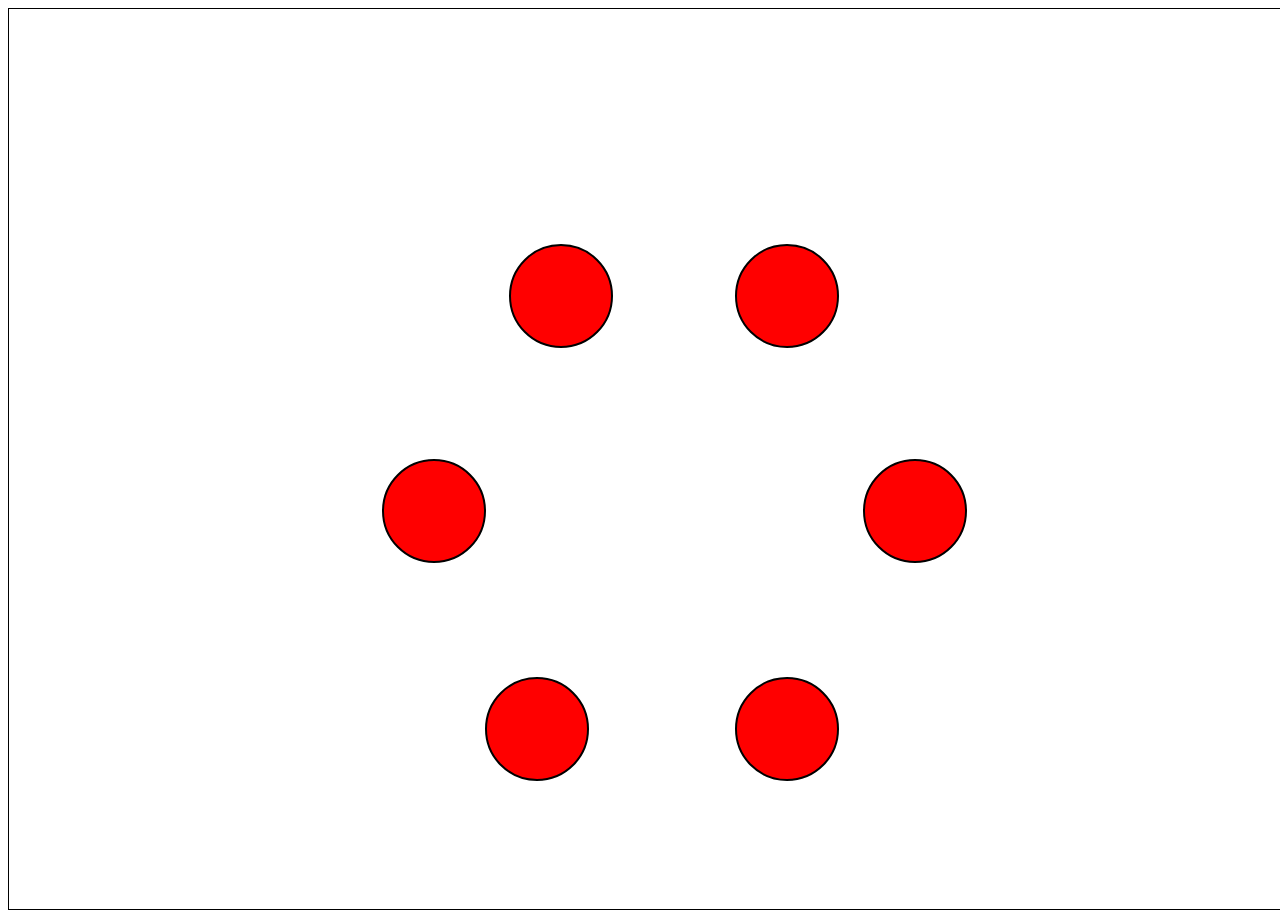
<file: github folder/Rotate_1.html>
<!DOCTYPE html>
<html lang="en">
  <head>
    <meta charset="UTF-8">
    <title>Ferris Wheel</title>
      <style>
        body{
            width: 100%;
            height: 100vh;
            display: flex;
            justify-content: center;
            align-items: center;
            border: 1px solid black;
        }
        .wheel {
            text-align: center;
  
  border-radius: 50%;
  margin-left: 50px;
  position: absolute;
  height: 55vw;
  width: 55vw;
  max-width: 500px;
  max-height: 500px;
  animation-name: wheel;
  animation-duration: 20s;
  animation-iteration-count: infinite;
  animation-timing-function: linear;
  
  
}

.line {
  background-color: black;
  width: 50%;
  height: 2px;
  position: absolute;
  top: 50%;
  left: 50%;
  transform-origin: 0% 0%;
  opacity: 0;
}

.line:nth-of-type(2) {
  transform: rotate(60deg);
  opacity: 0;
}
.line:nth-of-type(3) {
  transform: rotate(120deg);
  opacity: 0;
}
.line:nth-of-type(4) {
  transform: rotate(180deg);
  opacity: 0;
}
.line:nth-of-type(5) {
  transform: rotate(240deg);
  opacity: o;
}
.line:nth-of-type(6) {
  transform: rotate(300deg);
  display: none;
}

.cabin {
  background-color: red;
  width: 20%;
  height: 20%;
  position: absolute;
  border: 2px solid;
  transform-origin: 50% 0%;
  animation: cabins 20s ease-in-out infinite;
  border-radius: 150px;
}

.cabin:nth-of-type(1) {
  right: -8.5%;
  top: 50%;
 
}
.cabin:nth-of-type(2) {
  right: 17%;
  top: 93.5%;
  border-radius: 150px;
}
.cabin:nth-of-type(3) {
  right: 67%;
  top: 93.5%;
}
.cabin:nth-of-type(4) {
  left: -8.5%;
  top: 50%;
}
.cabin:nth-of-type(5) {
  left: 17%;
  top: 7%;
}
.cabin:nth-of-type(6) {
  right: 17%;
  top: 7%;
}

@keyframes wheel {
   0% {
     transform: rotate(0deg);
   }
   100% {
     transform: rotate(360deg);
   }
}

@keyframes cabins {
  0% {
    transform: rotate(0deg);
  }
  25% {
    background-color: yellow;
  }
  50% {
    background-color: purple;
  }
  100% {
    transform: rotate(-360deg);
  }
}
    </style>
  </head>
  <body>
    <div class="wheel">
      <span class="line"></span>
      <span class="line"></span>
      <span class="line"></span>
      <span class="line"></span>
      <span class="line"></span>
      <span class="line"></span>

      <div class="cabin"></div>
      <div class="cabin"></div>
      <div class="cabin"></div>
      <div class="cabin"></div>
      <div class="cabin"></div>
      <div class="cabin"></div>
    </div>
  </body>
</html>
</file>
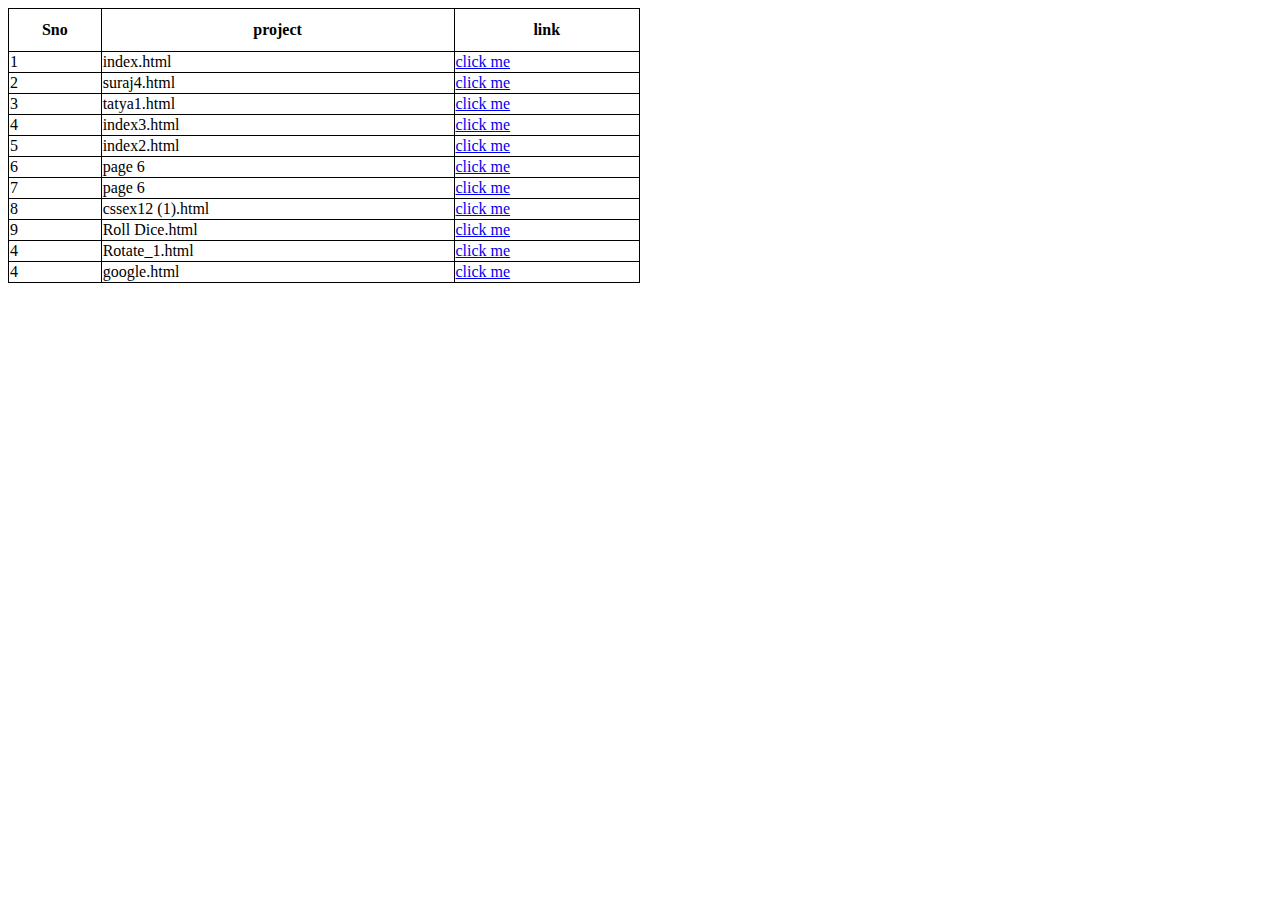
<file: github folder/table.html>
<!DOCTYPE html>
<html lang="en">
<head>
    <meta charset="UTF-8">
    <meta name="viewport" content="width=device-width, initial-scale=1.0">
    <title>Document</title>
    <style>
        table, td, th {
          border: 1px solid black;
        }
        
        table {
          border-collapse: collapse;
          width: 50%;
        }
        
        th {
          height: 40px;
        }
        </style>
</head>
<body>
    
<table>
    <tr>
      <th>Sno</th>
      <th>project</th>
      <th>link</th>
    </tr>
    <tr>
      <td>1</td>
      <td>index.html</td>
      <td><a href="index.html">click me</a></td>
    </tr>
    <tr>
      <td>2</td>
      <td>suraj4.html</td>
      <td><a href="suraj4.html">click me</a></td>
    </tr>
    <tr>
      <td>3</td>
      <td>tatya1.html</td>
      <td><a href="tatya1.html">click me</a></td>
    </tr>
    <tr>
      <td>4</td>
      <td>index3.html</td>
      <td><a href="index3.html">click me</a></td>
    </tr>
    <tr>
        <td>5</td>
        <td>index2.html</td>
        <td><a href="index2.html">click me</a></td>
      </tr>
      <tr>
        <td>6</td>
        <td>page 6</td>
        <td><a href="index1.html">click me</a></td>
      </tr>
      <tr>
        <td>7</td>
        <td>page 6</td>
        <td><a href="booot3.html">click me</a></td>
      </tr>
      <tr>
        <td>8</td>
        <td>cssex12 (1).html</td>
        <td><a href="cssex12 (1).html">click me</a></td>
      </tr>
      <tr>
        <td>9</td>
        <td>Roll Dice.html</td>
        <td><a href="Roll Dice.html">click me</a></td>
      </tr>
      <tr>
        <td>4</td>
        <td>Rotate_1.html</td>
        <td><a href="Rotate_1.html">click me</a></td>
      </tr>
      <tr>
        <td>4</td>
        <td>google.html</td>
        <td><a href="google.html">click me</a></td>
      </tr>

  </table>
</body>
</html>
</file>
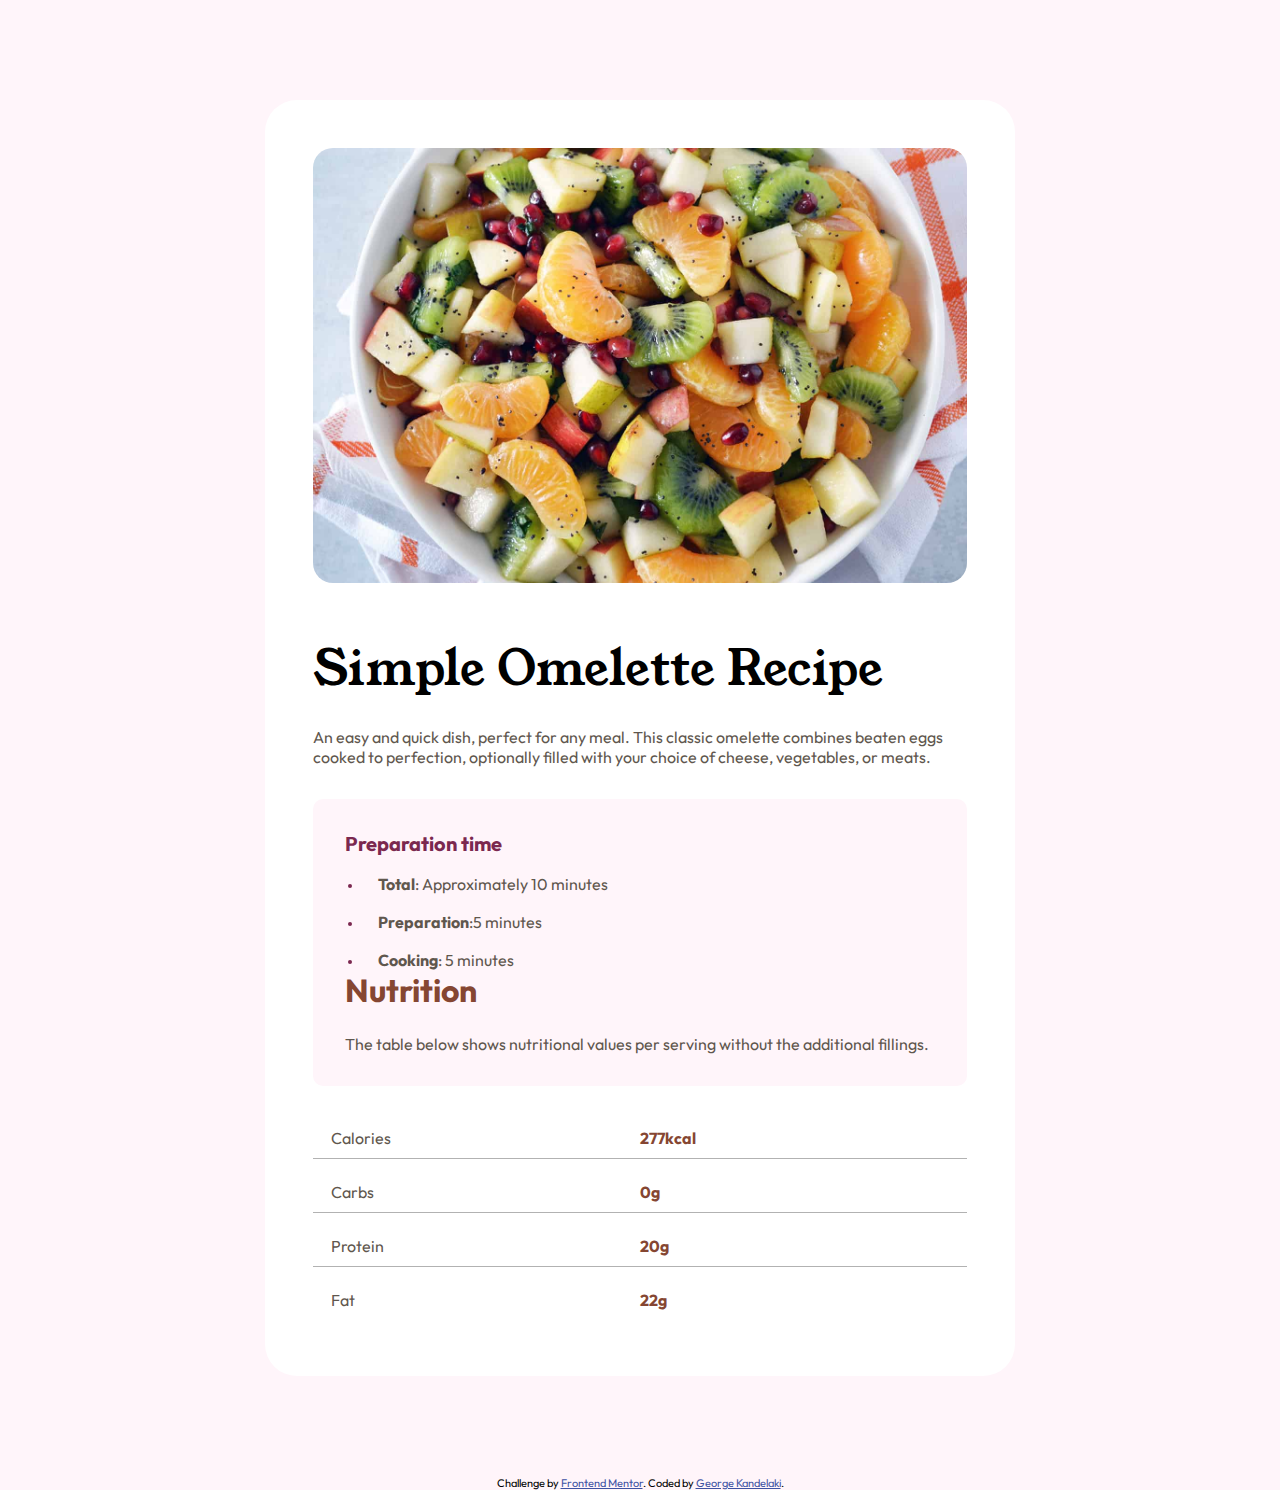
<file: github folder/tatya1.html>
<!DOCTYPE html>
<html lang="en">
<head>
    <meta charset="UTF-8">
    <meta name="viewport" content="width=device-width, initial-scale=1.0">
   
    <link rel="stylesheet" href="tatya1.css" />
    <link rel="preconnect" href="https://fonts.googleapis.com" />
    <link rel="preconnect" href="https://fonts.gstatic.com" crossorigin />
    <link rel="preconnect" href="https://fonts.googleapis.com" />
    <link rel="preconnect" href="https://fonts.gstatic.com" crossorigin />
    <link
        href="https://fonts.googleapis.com/css2?family=Young+Serif&display=swap"
        rel="stylesheet"
    />
    <link
        href="https://fonts.googleapis.com/css2?family=Outfit:wght@400;600;700&display=swap"
        rel="stylesheet"
    />
    <link
    rel="icon"
    type="image/png"
    sizes="32x32"
    href="./assets/images/favicon-32x32.png"
/>
<title>Frontend Mentor | Recipe page</title>
<style>
    .attribution {
        font-size: 11px;
        text-align: center;
    }
    .attribution a {
        color: hsl(228, 45%, 44%);
    }
</style>
</head>
<body>
    <div class="container">
        <div class="main-content">
            <img 
            src="fruit.jpg"
            alt="picture of the omlette"
            class="omlette-img"/>
            <div class="introduction">
                <h1 class="main-heading">Simple Omelette Recipe</h1>
                <p class="description">
                    An easy and quick dish, perfect for any meal. This
                    classic omelette combines beaten eggs cooked to
                    perfection, optionally filled with your choice of
                    cheese, vegetables, or meats.
                </p>
            </div>
            <div class="preparation">
            <div>
                <h4>Preparation time</h4>
                <ul class="list preparation-list">
                    <li class="list-item">
                        <strong>Total</strong>: Approximately 10 minutes
                    </li>
                    <li class="list-item">
                        <strong>Preparation</strong>:5 minutes
                    </li>
                    <li class="list-item">
                        <strong>Cooking</strong>: 5 minutes
                    </li>
                </ul>

            </div>
            <div class="ingredients-box">
                <h3 class="heading-tertuary">Nutrition</h3>
            </div>
            <p>
                The table below shows nutritional values per serving
                without the additional fillings.
            </p>
            </div>
            <div class="nutrition-table">
                <div class="names">
                    <p>Calories <span>277kcal</span></p>
                    <p>Carbs <span>0g</span></p>
                    <p>Protein<span>20g</span></p>
                    <p>Fat<span>22g</span></p>
                </div>
        </div>
        
        </div>
    </div>
    <div class="attribution">
        Challenge by
        <a
        href="https://www.frontendmentor.io?ref=challenge"
        target="_blank"
        >Frontend Mentor</a
    >. Coded by
    <a href="https://github.com/GeorgeKandelaki">George Kandelaki</a
    >.
</div>
    </div>
</body>
</html>
</file>
<file: github folder/index.css>
*,
::before,
::after {
  padding: 0;
  margin: 0;
  box-sizing: border-box;
  background-color: rgb(87, 3, 49);
}

html {
  font-size: 62.5%;
}

body {
  font-family: 'Baskervville', serif;
  color: linen;
  background-color: rgb(20, 30, 40);
}

h1 {
  font-family: 'Anton', sans-serif;
}

h2, h3, h4, h5, h6 {
  font-family: 'Raleway', sans-serif;
}

a {
  text-decoration: none;
  color: linen;
}

main {
  display: grid;
  grid-template-columns: minmax(2rem, 1fr) minmax(min-content, 94rem) minmax(2rem, 1fr);
  row-gap: 3rem;
}

img {
  width: 100%;
  object-fit: cover;
}

hr {
  margin: 1.5rem 0;
  border: 1px solid rgba(120, 120, 120, 0.6);
}

.heading {
  grid-column: 2 / 3;
  display: grid;
  grid-template-columns: repeat(2, 1fr);
  row-gap: 1.5rem;
}

.text {
  grid-column: 2 / 3;
  font-size: 1.8rem;
  letter-spacing: 0.6px;
  column-width: 25rem;
  text-align: justify;
}

.hero {
  grid-column: 1 / -1;
  position: relative;
}

.hero-title {
  text-align: center;
  color: orangered;
  font-size: 8rem;
}

.hero-subtitle {
  font-size: 2.4rem;
  color: orangered;
  text-align: center;
}

.author {
  font-size: 2rem;
  font-family: "Raleway", sans-serif;
}

.author-name a:hover {
  background-color: #306203;
}

.publish-date {
  color: rgba(255, 255, 255, 0.5);
}

.social-icons {
  display: grid;
  font-size: 3rem;
  grid-template-columns: repeat(5, 1fr);
  grid-auto-flow: column;
  grid-auto-columns: 1fr;
  align-items: center;
}

.first-paragraph::first-letter {
  font-size: 6rem;
  color: orangered;
  float: left;
  margin-right: 1rem;
}

.quote {
  color: #00beef;
  font-size: 2.4rem;
  text-align: center;
  font-family: "Raleway", sans-serif;
}

.quote::before {
  content: '" ';
}

.quote::after {
  content: ' "';
}

.text-with-images {
  display: grid;
  grid-template-columns: 1fr 2fr;
  column-gap: 3rem;
  margin-bottom: 3rem;
}

.lists {
  list-style-type: none;
  margin-top: 2rem;
}

.lists li {
  margin-bottom: 1.5rem;
}

.list-title, .list-subtitle {
  color: #00beef;
}

.image-wrapper {
  display: grid;
  grid-template-columns: 2fr 1fr;
  grid-template-rows: repeat(3, min-content);
  gap: 2rem;
  place-items: center;
}

.image-1, .image-3 {
  grid-column: 1 / -1;
}

@media only screen and (max-width: 720px) {
  .image-wrapper {
    grid-template-columns: 1fr;
  }
}

@media only screen and (max-width: 600px) {
  .text-with-images {
    grid-template-columns: 1fr;
  }
}

@media only screen and (max-width: 550px) {
  .hero-title {
    font-size: 6rem;
  }
  
  .hero-subtitle,
  .author,
  .quote,
  .list-title {
    font-size: 1.8rem;
  }
  
  .social-icons {
    font-size: 2rem;
  }

  .text {
    font-size: 1.6rem;
  } 
}
</file>
<file: github folder/index1.css>
* {
    margin: 0;
    padding: 0;
    box-sizing: border-box;
  }
  
  .container {
    background-color: #e5e5fd;
    min-height: 100vh;
    border: 10px solid #1d1e4c;
  }
  
  .content {
    max-width: 900px;
    margin: 0 auto;
  }
  .top_section {
    margin-top: 100px;
    display: flex;
    justify-content: space-between;
    align-items: flex-end;
  }
  .top_section h1 {
    font-size: 50px;
    font-weight: bold;
    color: #1d1e4c;
    text-transform: uppercase;
  }
  .top_section h4 {
    font-size: 30px;
    text-align: end;
  }
  
  .image_container {
    border-radius: 50%;
    overflow: hidden;
  }
  
  .image_container,
  img {
    width: 300px;
    height: 320px;
  }
  .about_section {
    margin-top: 50px;
  }
  .about_section h2 {
    font-size: 70px;
    font-weight: 400;
    margin-bottom: 20px;
  }
  .about_section p {
    font-size: 20px;
    line-height: 30px;
    letter-spacing: 1.2px;
    text-align: justify;
  }
  .biography_section {
    margin: 50px 0;
  }
  .biography_section h3 {
    margin-bottom: 20px;
  }
  .biography_section ul {
    margin-left: 50px;
  }
  .biography_section li {
    margin-bottom: 15px;
  }
  
  footer {
    margin: 50px 0;
  }
  footer p {
    text-align: end;
  }
</file>
<file: github folder/index3.css>
* {
  margin: 0;
  padding: 0;
  box-sizing: border-box;
  font-family: sans-serif;
}
header {
  width: 100%;
  height: 100vh;
  background-image: linear-gradient(rgba(0, 0, 0, 0.3), rgba(0, 0, 0, 0.1)),
    url(https://media.traveler.es/photos/61376c09bae07f0d8a493124/master/w_1600%2Cc_limit/145044.jpg);
  background-size: cover;
  background-repeat: no-repeat;
}
nav {
  width: 100%;
  height: 15vh;
  background: rgb(0, 0, 0,0.2);
  color: white;
  display: flex;
  justify-content: space-between;
  align-items: center;
  text-transform: uppercase;
}
nav .logo {
  width: 25%;
  text-align: center;
 
}
nav .menu {
  width: 40%;
  color: white;
  display: flex;
  justify-content: space-around;
}
nav .menu a {
  width: 25%;
  text-decoration: none;
  font-weight: bold;
}
nav .menu a:first-child{
    color:00b894;
}
main{
    width: 100%;
    height: 85vh;
    display: flex;
    justify-content: center;
    align-items: center;
text-align: center;
color: white;
}
section{

}
section h3{
    font-size: 35px;
    font-weight: 200;
    letter-spacing: 3px;
    text-shadow: 1px 1px 2px black;
}
section h1{
    font-size: 55px;
    font-weight: 700;
    text-shadow: 2px 1px 5px black;
    text-transform: uppercase;
    margin: 30px 0 20px 0;
}
section p{
    font-size: 25px;
    word-spacing: 2px;
    margin-bottom: 25px;
    text-shadow: 1px 1px 1px black;
}
section a{
    padding: 12px 30px;
    border-radius: 4px;
    outline: none;
    text-transform: uppercase;
    font-size: 13px;
    font-weight: 500px;
    text-decoration: none;
    letter-spacing: 1px;
    transition: all 5s ease;
}
.btnone:hover{
    background:#fff;
    color: #000;
}
section .btnone{
   background: white;
   color: #000;
}
section .btntwo{
    background:#00b894;
    color: white;
 }
 .btntwo:hover{
    background: white;
    color: #000;
 }
 .change_content:after{
content: "";
animation: changetext 10s infinite linear;
color: #00b894;
 }
 @keyframes changetext{
     0%{content:"darjeeling";}
    20%{content:"mumbai";}
    35%{content:"agra";}
    60%{content:"jaypur";}
    80%{content:"kerla";}
   100%{content:"delhi";}
 }
</file>
<file: github folder/tatya1.css>
* {
    padding: 0;
    margin: 0;
    box-sizing: border-box;
}

html {
    font-size: 62.5%;
}

body {
    font-family: "Outfit", sans-serif;
    background-color: hsl(330, 100%, 98%);
    font-size: 1.6rem;
}

.container {
    width: 75rem;
    margin: 10rem auto;
}

.heading-tertuary {
    font-size: 3.2rem;
    font-family: "Outfit", sans-serif;
    margin-bottom: 2.4rem;
    color: hsl(14, 45%, 36%);
}

.list-item::marker {
    font-size: 1.2rem;
    color: hsl(14, 45%, 36%);
}

.list-item {
    padding-left: 1.5rem;
    margin-left: 2rem;
    margin-top: 1.8rem;
}

.main-heading {
    font-family: "Young Serif", serif;
    font-size: 4.8rem;
    font-weight: 400;
    margin-bottom: 2.4rem;
}

.main-content {
    background-color: hsl(0, 0%, 100%);
    padding: 4.8rem;
    border-radius: 3.2rem;
}

li,
p {
    color: hsl(30, 10%, 34%);
}

img {
    width: 100%;
    border-radius: 2rem;
    margin-bottom: 4.8rem;
}

.preparation {
    background-color: hsl(330, 100%, 98%);
    padding: 3.2rem;
    border-radius: 1rem;
    margin-top: 3.2rem;
    margin-bottom: 2.4rem;
}

h4 {
    color: hsl(332, 51%, 32%);
    font-size: 2rem;
}

strong {
    color: hsl(30, 10%, 34%);
}

.preparation-list li {
    margin-left: 1.8rem;
    margin-top: 1.8rem;
}

.preparation-list li::marker {
    color: hsl(332, 51%, 32%);
}

.instructions-box {
    border-top: solid 1px rgba(0, 0, 0, 0.3);
    margin-top: 4.8rem;
    margin-bottom: 4.8rem;
    padding-top: 3.2rem;
}

ol .list-item::marker {
    font-size: 1.6rem;
}

.nutrition-box {
    border-top: solid 1px rgba(0, 0, 0, 0.3);
    padding-top: 3.2rem;
}

.names {
    width: 100%;
    margin-top: 0.5rem;
}
.names p:not(:last-child) {
    border-bottom: solid 1px rgba(0, 0, 0, 0.3);
    margin-bottom: 0.5rem;
    padding-bottom: 1rem;
}

.names p {
    display: flex;
    justify-content: space-between;
    padding: 1.8rem;
}

.names > p > span {
    width: 50%;
    color: hsl(14, 45%, 36%);
    font-weight: 700;
}

/* Media Queries */
@media (max-width: 32em) {
    .container {
        padding: 0;
        margin: 0;
    }

    .main-content {
        padding: 0;
    }

    img {
        border-radius: 0;
    }

    .introduction,
    .nutrition-box,
    .instructions-box,
    .ingredients-box,
    .preparation {
        padding: 3.2rem;
    }

    .preparation {
        margin: 3.2rem;
    }
}
</file>
